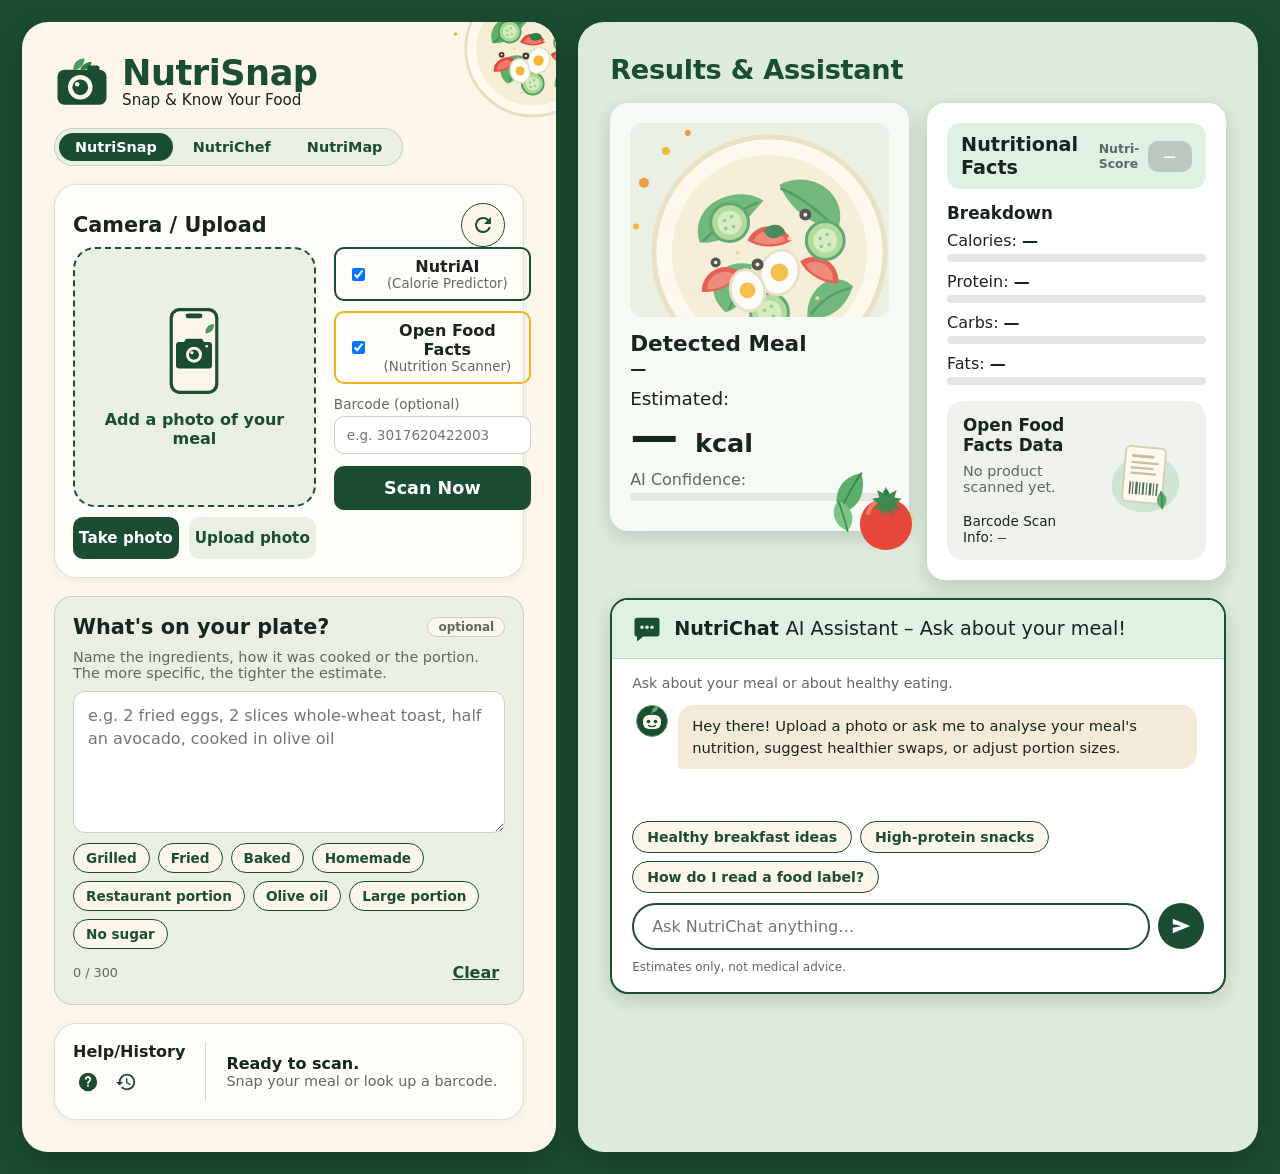
<file: index.html>
<!doctype html>
<html lang="en">
<head>
  <meta charset="utf-8">
  <meta name="viewport" content="width=device-width, initial-scale=1">
  <meta name="theme-color" content="#1b4d32">
  <title>NutriSnap – Snap &amp; Know Your Food</title>
  <link rel="icon" href="assets/logo.svg" type="image/svg+xml">
  <link rel="stylesheet" href="css/styles.css">
  <link rel="stylesheet" href="css/chat.css">
</head>
<body>
  <main class="layout">

    <!-- ============ LEFT: capture & controls ============ -->
    <section class="panel panel--input" aria-labelledby="app-title">
      <img class="deco deco--salad" src="assets/salad-bowl.svg" alt="" aria-hidden="true">

      <header class="brand">
        <img src="assets/logo.svg" alt="" width="56" height="56">
        <div>
          <h1 id="app-title">NutriSnap</h1>
          <p class="tagline">Snap &amp; Know Your Food</p>
        </div>
      </header>

      <nav class="app-switch" aria-label="Switch app">
        <a href="index.html" aria-current="page">NutriSnap</a>
        <a href="chef.html">NutriChef</a>
        <a href="nutrimap.html">NutriMap</a>
      </nav>

      <section class="frame" aria-label="Camera and upload">
      <div class="section-head">
        <h2 class="section-title">Camera / Upload</h2>
        <button id="new-btn" class="icon-btn icon-btn--round" type="button" aria-label="New item" title="New item">
          <svg viewBox="0 0 24 24" width="24" height="24" aria-hidden="true"><path fill="currentColor" d="M17.65 6.35A7.96 7.96 0 0 0 12 4a8 8 0 1 0 7.73 10h-2.08A6 6 0 1 1 12 6c1.66 0 3.14.69 4.22 1.78L13 11h7V4l-2.35 2.35z"/></svg>
        </button>
      </div>

      <div class="capture">
        <!-- capture="environment" forces the camera on phones; the upload input omits it so the gallery and files open -->
        <input id="camera-input" type="file" accept="image/*" capture="environment" hidden>
        <input id="upload-input" type="file" accept="image/*" hidden>
        <div class="photo-box">
          <div id="dropzone" class="dropzone">
            <img id="preview" alt="Meal preview" hidden>
            <div id="dropzone-hint" class="dropzone__hint">
              <img src="assets/phone-camera.svg" alt="" width="64" height="90">
              <span>Add a photo of your meal</span>
            </div>
          </div>
          <div class="photo-actions">
            <button id="camera-btn" class="btn btn--dark" type="button">Take photo</button>
            <button id="upload-btn" class="btn btn--light" type="button">Upload photo</button>
          </div>
        </div>

        <div class="controls">
          <div class="services">
            <label class="service service--ai">
              <input id="use-ai" type="checkbox" checked>
              <span><strong>NutriAI</strong><small>(Calorie Predictor)</small></span>
            </label>
            <label class="service service--off">
              <input id="use-off" type="checkbox" checked>
              <span><strong>Open Food Facts</strong><small>(Nutrition Scanner)</small></span>
            </label>
          </div>

          <label class="barcode-field">
            <span>Barcode (optional)</span>
            <input id="barcode" type="text" inputmode="numeric" pattern="[0-9]*" maxlength="14" placeholder="e.g. 3017620422003">
          </label>

          <button id="scan-btn" class="btn btn--dark btn--block" type="button">Scan Now</button>
        </div>
      </div>

      </section>

      <!-- Optional text hint: narrows the AI estimate (and the Open Food Facts search when NutriAI is off) -->
      <section class="hint-card" aria-labelledby="hint-title">
        <div class="hint-card__head">
          <h2 id="hint-title" class="section-title">What's on your plate?</h2>
          <span class="hint-card__tag">optional</span>
        </div>
        <p class="hint-card__help">Name the ingredients, how it was cooked or the portion. The more specific, the tighter the estimate.</p>
        <textarea id="meal-hint" rows="5" maxlength="300"
          placeholder="e.g. 2 fried eggs, 2 slices whole-wheat toast, half an avocado, cooked in olive oil"></textarea>
        <div class="hint-chips" role="group" aria-label="Quick add to description">
          <button type="button" class="chip" data-add="Grilled">Grilled</button>
          <button type="button" class="chip" data-add="Fried">Fried</button>
          <button type="button" class="chip" data-add="Baked">Baked</button>
          <button type="button" class="chip" data-add="Homemade">Homemade</button>
          <button type="button" class="chip" data-add="Restaurant portion">Restaurant portion</button>
          <button type="button" class="chip" data-add="Cooked in olive oil">Olive oil</button>
          <button type="button" class="chip" data-add="Large portion">Large portion</button>
          <button type="button" class="chip" data-add="No sugar added">No sugar</button>
        </div>
        <div class="hint-card__foot">
          <span id="hint-count" class="hint-card__count">0 / 300</span>
          <button id="hint-clear" class="link-btn" type="button">Clear</button>
        </div>
      </section>

      <footer class="footer frame">
        <nav class="footer__nav" aria-label="Help and history">
          <strong>Help/History</strong>
          <div class="footer__icons">
            <button id="help-btn" class="icon-btn" type="button" aria-label="Help / settings" title="Help / settings">
              <svg viewBox="0 0 24 24" width="22" height="22"><path fill="currentColor" d="M12 2a10 10 0 1 0 0 20 10 10 0 0 0 0-20zm1 15h-2v-2h2v2zm1.3-5.4-.9.9c-.5.5-.4.9-.4 1.5h-2v-.5c0-.9.3-1.6.9-2.1l1.2-1.2a1.5 1.5 0 1 0-2.6-1H8.5a3.5 3.5 0 1 1 5.8 2.4z"/></svg>
            </button>
            <button id="history-btn" class="icon-btn" type="button" aria-label="Scan history" title="Scan history">
              <svg viewBox="0 0 24 24" width="22" height="22"><path fill="currentColor" d="M13 3a9 9 0 0 0-9 9H1l3.9 3.9L9 12H6a7 7 0 1 1 2 4.9l-1.4 1.4A9 9 0 1 0 13 3zm-1 5v5l4.3 2.5.7-1.2-3.5-2.1V8H12z"/></svg>
            </button>
          </div>
        </nav>
        <div class="footer__status">
          <strong id="status-title">Ready to scan.</strong>
          <p id="status-text" role="status" aria-live="polite">Snap your meal or look up a barcode.</p>
        </div>
      </footer>
    </section>

    <!-- ============ RIGHT: results + NutriChat ============ -->
    <section class="panel panel--results" aria-label="Results and assistant">
      <h2 class="results-title">Results &amp; Assistant</h2>

      <div class="results-grid">
        <article class="card card--meal" aria-labelledby="meal-title">
          <img class="deco deco--tomato" src="assets/tomato.svg" alt="" aria-hidden="true">
          <div class="meal-photo">
            <img id="result-photo" alt="" hidden>
            <div id="result-placeholder" class="placeholder">
              <img src="assets/salad-bowl.svg" alt="" width="120" height="120">
              <p>Your meal will appear here</p>
            </div>
          </div>
          <h2 id="meal-title">Detected Meal</h2>
          <p class="meal-name" id="meal-name">—</p>
          <p class="estimate-label">Estimated:</p>
          <p class="kcal"><span id="kcal">—</span> <small>kcal</small></p>
          <p class="confidence-label">AI Confidence: <span id="confidence-pct"></span></p>
          <div class="bar"><div id="confidence-bar" class="bar__fill bar__fill--green" style="width:0"></div></div>
          <p id="meal-items" class="notes"></p>
          <p id="meal-notes" class="notes"></p>
        </article>

        <article class="card card--facts" aria-labelledby="facts-title">
          <div class="facts-head">
            <h2 id="facts-title">Nutritional Facts</h2>
            <span class="facts-head__score" title="Nutri-Score from Open Food Facts: A is best, E is worst">Nutri-Score <span id="grade" class="grade" data-grade="">—</span></span>
          </div>

          <h3>Breakdown <small id="breakdown-basis"></small></h3>
          <ul class="breakdown">
            <li><span>Calories: <b id="b-cal">—</b></span><div class="bar"><div id="bar-cal" class="bar__fill bar__fill--orange"></div></div></li>
            <li><span>Protein: <b id="b-pro">—</b></span><div class="bar"><div id="bar-pro" class="bar__fill bar__fill--blue"></div></div></li>
            <li><span>Carbs: <b id="b-carb">—</b></span><div class="bar"><div id="bar-carb" class="bar__fill bar__fill--green"></div></div></li>
            <li><span>Fats: <b id="b-fat">—</b></span><div class="bar"><div id="bar-fat" class="bar__fill bar__fill--yellow"></div></div></li>
          </ul>

          <div class="off-box">
            <div>
              <h3>Open Food Facts Data</h3>
              <p id="off-product" class="off-product">No product scanned yet.</p>
              <div id="badges" class="badges"></div>
              <p class="barcode-info">Barcode Scan Info: <code id="barcode-info">—</code></p>
            </div>
            <img src="assets/product-label.svg" alt="" width="92" height="92">
          </div>
        </article>
      </div>

      <section class="card chat-card" aria-labelledby="chat-h">
        <header class="chat-card__head">
          <svg viewBox="0 0 24 24" width="30" height="30" aria-hidden="true"><path fill="currentColor" d="M4 3h16a2 2 0 0 1 2 2v11a2 2 0 0 1-2 2H9l-5 4v-4H4a2 2 0 0 1-2-2V5a2 2 0 0 1 2-2z"/><circle cx="8" cy="10.5" r="1.4" fill="#dff1e3"/><circle cx="12" cy="10.5" r="1.4" fill="#dff1e3"/><circle cx="16" cy="10.5" r="1.4" fill="#dff1e3"/></svg>
          <h2 id="chat-h"><strong>NutriChat</strong> <span>AI Assistant – Ask about your meal!</span></h2>
        </header>
        <div class="chat-card__body">
          <p id="chat-sub" class="chat__sub"></p>
          <div id="chat-log" class="chat__log" role="log" aria-live="polite"></div>
          <div id="chat-chips" class="chat__chips"></div>
          <form id="chat-form" class="chat__form">
            <input id="chat-input" type="text" autocomplete="off" placeholder="Ask NutriChat anything…" aria-label="Message NutriChat">
            <button id="chat-send" class="chat__send" type="submit" aria-label="Send">
              <svg viewBox="0 0 24 24" width="22" height="22" aria-hidden="true"><path fill="currentColor" d="M3 20v-6l10-2-10-2V4l19 8z"/></svg>
            </button>
          </form>
          <p class="chat__note">Estimates only, not medical advice.</p>
        </div>
      </section>
    </section>
  </main>

  <!-- Settings / help dialog -->
  <dialog id="settings-dialog">
    <form method="dialog" class="dialog">
      <h2>Help &amp; Settings</h2>
      <p><b>Meal photo:</b> tick NutriAI, add a photo, press <b>Scan Now</b>.</p>
      <p><b>Packaged food:</b> photograph the barcode (or type its digits), tick Open Food Facts, press <b>Scan Now</b>.</p>
      <p>Tap the refresh icon next to <b>Camera / Upload</b> to start a new item. Until you do, your photo stays loaded: edit the description and press <b>Scan Now</b> again to re-run.</p>
      <p><b>NutriChat:</b> after a scan, ask it for healthier swaps, higher-protein versions or a different portion size.</p>
      <p class="warn">The AI key is held by a secure server, never in this page. Requests are limited to protect the quota; if you hit the limit, wait for the countdown.</p>
      <div class="dialog__actions">
        <button class="btn btn--dark" value="close">Close</button>
      </div>
    </form>
  </dialog>

  <!-- History dialog -->
  <dialog id="history-dialog">
    <form method="dialog" class="dialog">
      <h2>Scan history</h2>
      <ul id="history-list" class="history"></ul>
      <div class="dialog__actions">
        <button id="clear-history" class="btn btn--light" type="button">Clear</button>
        <button class="btn btn--dark" value="close">Close</button>
      </div>
    </form>
  </dialog>

  <script type="module" src="js/app.js"></script>
</body>
</html>
</file>
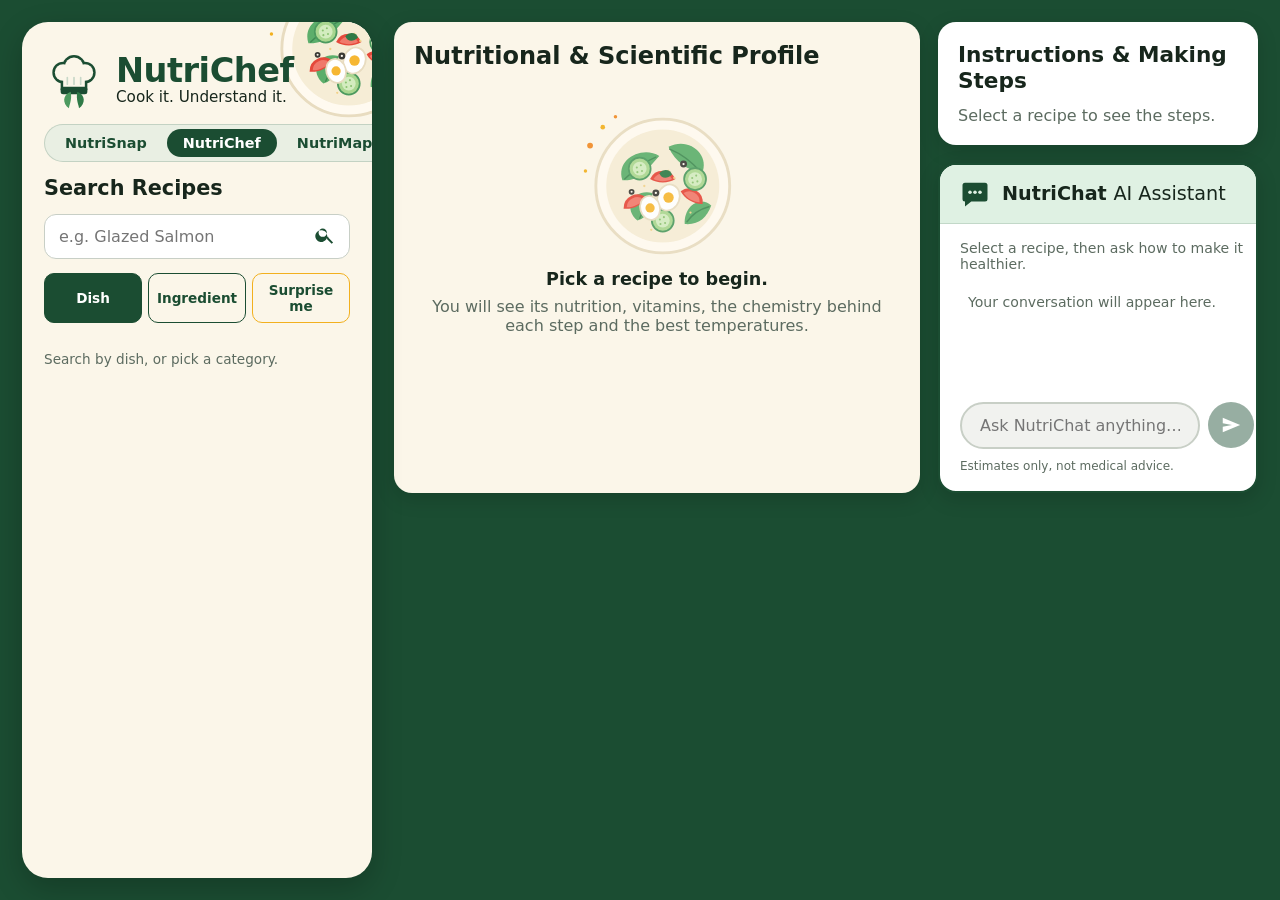
<file: chef.html>
<!doctype html>
<html lang="en">
<head>
  <meta charset="utf-8">
  <meta name="viewport" content="width=device-width, initial-scale=1">
  <meta name="theme-color" content="#1b4d32">
  <title>NutriChef – Cook it, understand it</title>
  <link rel="icon" href="assets/chef-logo.svg" type="image/svg+xml">
  <link rel="stylesheet" href="css/styles.css">
  <link rel="stylesheet" href="css/chat.css">
  <link rel="stylesheet" href="css/chef.css">
</head>
<body class="chef-body">
  <main class="chef">

    <!-- ============ LEFT: search, results, selected recipe ============ -->
    <aside id="chef-left" class="chef-left" aria-label="Search recipes">
      <img class="deco deco--salad" src="assets/salad-bowl.svg" alt="" aria-hidden="true">

      <header class="chef-brand">
        <img src="assets/chef-logo.svg" alt="" width="60" height="60">
        <div>
          <h1>NutriChef</h1>
          <p class="tagline">Cook it. Understand it.</p>
        </div>
      </header>

      <nav class="app-switch" aria-label="Switch app">
        <a href="index.html">NutriSnap</a>
        <a href="chef.html" aria-current="page">NutriChef</a>
        <a href="nutrimap.html">NutriMap</a>
      </nav>

      <h2 class="section-title">Search Recipes</h2>

      <form id="search-form" class="search" role="search">
        <input id="search-input" type="search" maxlength="80" autocomplete="off"
               placeholder="e.g. Glazed Salmon" aria-label="Search recipes">
        <button class="search__btn" type="submit" aria-label="Search">
          <svg viewBox="0 0 24 24" width="22" height="22" aria-hidden="true"><path fill="currentColor" d="M15.5 14h-.8l-.3-.3A6.5 6.5 0 1 0 14 15.5l.3.3v.8l5 5 1.5-1.5-5-5zm-6 0a4.5 4.5 0 1 1 0-9 4.5 4.5 0 0 1 0 9z"/></svg>
        </button>
      </form>

      <div class="segmented" role="group" aria-label="Search by">
        <button type="button" class="seg is-on" data-mode="name" aria-pressed="true">Dish</button>
        <button type="button" class="seg" data-mode="ingredient" aria-pressed="false">Ingredient</button>
        <button type="button" class="seg seg--accent" id="surprise-btn">Surprise me</button>
      </div>

      <div id="category-chips" class="chip-row" aria-label="Browse by category"></div>

      <p id="search-note" class="search-note" role="status" aria-live="polite">Search by dish, or pick a category.</p>
      <button id="show-results" class="btn btn--light show-results" type="button" hidden>← Back to results</button>

      <!-- Shown only when a search finds nothing: spend an AI call on purpose, not by default -->
      <div id="fallback-box" class="fallback" hidden>
        <p>Not what you were looking for? The free recipe list is small. NutriAI can search by meaning or write the recipe for you.</p>
        <button id="smart-btn" class="btn btn--light" type="button">Search smarter with NutriAI</button>
        <button id="create-btn" class="btn btn--dark" type="button">Create this recipe with NutriAI</button>
      </div>

      <ul id="results" class="results" aria-label="Recipe results"></ul>

      <article id="selected-card" class="selected" hidden aria-live="polite">
        <img id="selected-img" alt="">
        <div class="selected__body">
          <p class="selected__label">Selected</p>
          <h2 id="selected-title"></h2>
          <div id="selected-tags" class="selected__tags"></div>
          <p id="selected-meta" class="selected__meta"></p>
          <h3>Base Ingredients</h3>
          <ul id="ingredients-list" class="ingredients"></ul>
          <p id="selected-source" class="selected__source"></p>
        </div>
      </article>
    </aside>

    <!-- ============ CENTER + RIGHT ============ -->
    <div class="chef-main">

      <section class="card profile" aria-labelledby="profile-title">
        <h2 id="profile-title">Nutritional &amp; Scientific Profile</h2>
        <p id="chef-status" class="chef-status" role="status" aria-live="polite" hidden></p>

        <!-- empty -->
        <div id="profile-empty" class="profile__state">
          <img src="assets/salad-bowl.svg" alt="" width="150" height="150">
          <p><strong>Pick a recipe to begin.</strong></p>
          <p>You will see its nutrition, vitamins, the chemistry behind each step and the best temperatures.</p>
        </div>

        <!-- loading -->
        <div id="profile-loading" class="profile__state" hidden>
          <div class="spinner" aria-hidden="true"></div>
          <p><strong id="loading-title">Analysing…</strong></p>
          <p>NutriAI is working out the nutrition and the food science. This usually takes 5–30 seconds.</p>
        </div>

        <!-- error -->
        <div id="profile-error" class="profile__state" hidden>
          <p><strong id="error-title">Could not analyse this recipe.</strong></p>
          <p id="error-text"></p>
          <button id="retry-btn" class="btn btn--dark" type="button">Try again</button>
        </div>

        <!-- ready -->
        <div id="profile-content" hidden>
          <div class="profile__meta">
            <div id="meta-chips" class="meta-chips"></div>
            <div class="stepper" role="group" aria-label="Servings">
              <span id="servings-label">Servings</span>
              <button id="servings-minus" class="stepper__btn" type="button" aria-label="Fewer servings">−</button>
              <output id="servings-value" aria-live="polite" aria-labelledby="servings-label">4</output>
              <button id="servings-plus" class="stepper__btn" type="button" aria-label="More servings">+</button>
            </div>
          </div>

          <p id="serving-info" class="serving-info"></p>
          <details class="serving-help">
            <summary>What does “serving” mean?</summary>
            <p>A <strong>serving</strong> is one portion of the <em>finished</em> dish: the whole recipe divided by the number of servings. Every nutrition value on this page is for <strong>one</strong> serving.</p>
            <p>Set the number to how many portions you will actually split the dish into. A bigger number means smaller portions, so the calories, protein and vitamins per serving go down; a smaller number means bigger portions. Nothing is re-calculated by the AI, it just divides.</p>
            <p>Weights are for the cooked dish and are estimates.</p>
          </details>

          <div class="profile__grid">
            <section class="panel-in" aria-labelledby="facts-h">
              <h3 id="facts-h">Nutritional Facts <small id="facts-basis">per serving</small></h3>
              <div id="rings" class="rings"></div>
            </section>

            <section class="panel-in" aria-labelledby="vit-h">
              <h3 id="vit-h">Essential Vitamins <small>% daily value</small></h3>
              <ul id="vitamins" class="vitamins"></ul>
            </section>
          </div>

          <details id="insight" class="panel-in panel-in--insight">
            <summary>
              <span class="insight-title">
                <strong id="sci-h">Scientific Insight</strong>
                <small id="insight-meta">Chemistry and cooking theory · tap to expand</small>
              </span>
              <span class="insight-toggle" aria-hidden="true"></span>
            </summary>
            <h4>Explanation of Chemical Behavior</h4>
            <ul id="science" class="insights"></ul>
            <h4>Cooking Theory &amp; Optimal Temp</h4>
            <ul id="theory" class="insights"></ul>
          </details>
          <p id="safety" class="safety"></p>

          <p id="assumptions" class="assumptions"></p>
        </div>
      </section>

      <div class="chef-right">
        <section class="card card--facts" aria-labelledby="steps-h">
          <h2 id="steps-h">Instructions &amp; Making Steps</h2>
          <ol id="steps" class="steps"><li class="steps__empty">Select a recipe to see the steps.</li></ol>
        </section>

        <section class="card chat-card" aria-labelledby="chat-h">
          <header class="chat-card__head">
            <svg viewBox="0 0 24 24" width="30" height="30" aria-hidden="true"><path fill="currentColor" d="M4 3h16a2 2 0 0 1 2 2v11a2 2 0 0 1-2 2H9l-5 4v-4H4a2 2 0 0 1-2-2V5a2 2 0 0 1 2-2z"/><circle cx="8" cy="10.5" r="1.4" fill="#dff1e3"/><circle cx="12" cy="10.5" r="1.4" fill="#dff1e3"/><circle cx="16" cy="10.5" r="1.4" fill="#dff1e3"/></svg>
            <h2 id="chat-h"><strong>NutriChat</strong> <span>AI Assistant</span></h2>
          </header>
          <div class="chat-card__body">
            <p id="chat-sub" class="chat__sub">Select a recipe, then ask how to make it healthier.</p>
            <div id="chat-log" class="chat__log" role="log" aria-live="polite"></div>
            <div id="chat-chips" class="chat__chips"></div>
            <form id="chat-form" class="chat__form">
              <input id="chat-input" type="text" autocomplete="off" disabled
                     placeholder="Ask NutriChat anything…" aria-label="Message NutriChat">
              <button id="chat-send" class="chat__send" type="submit" disabled aria-label="Send">
                <svg viewBox="0 0 24 24" width="22" height="22" aria-hidden="true"><path fill="currentColor" d="M3 20v-6l10-2-10-2V4l19 8z"/></svg>
              </button>
            </form>
            <p class="chat__note">Estimates only, not medical advice.</p>
          </div>
        </section>
      </div>
    </div>
  </main>

  <script type="module" src="js/chef.js"></script>
</body>
</html>
</file>
<file: css/styles.css>
/* ==========================================================================
   NutriSnap styles
   Mobile-first. Two panels (input / results) side by side from 900px up.
   ========================================================================== */

:root {
  --cream: #fbf6e9;
  --mint: #dcebdc;
  --cream-dark: #e9efe3;
  --green-900: #123a24;
  --green-800: #1b4d32;
  --green-500: #2fa35a;
  --green-100: #dff1e3;
  --orange: #f08a24;
  --blue: #1d8fe0;
  --yellow: #f2b01e;
  --text: #17261c;
  --muted: #5c6b60;
  --track: #e3e6e1;
  --radius: 18px;
  --shadow: 0 6px 20px rgb(0 0 0 / .15);
  font-family: "Inter", system-ui, -apple-system, "Segoe UI", Roboto, sans-serif;
}

* { box-sizing: border-box; }
body { margin: 0; color: var(--text); background: var(--green-800); }
h1, h2, h3, p { margin: 0; }
button { font: inherit; cursor: pointer; }
[hidden] { display: none !important; }

/* ---------- app switch (NutriSnap | NutriChef) ---------- */
.app-switch {
  display: inline-flex; gap: 4px; padding: 4px; align-self: flex-start;
  border: 1.5px solid rgb(27 77 50 / .18); border-radius: 99px; background: var(--cream-dark);
}
.app-switch a { padding: 6px 16px; border-radius: 99px; color: var(--green-800); font-weight: 700; font-size: .9rem; text-decoration: none; }
.app-switch a:hover { background: var(--green-100); }
.app-switch a[aria-current="page"] { background: var(--green-800); color: #fff; }
.app-switch a:focus-visible { outline: 3px solid var(--green-500); outline-offset: 2px; }

/* ---------- decorative imagery (never interactive, never covers content) ---------- */
.deco { position: absolute; pointer-events: none; user-select: none; }
.deco--salad { top: -48px; right: -46px; width: 150px; }
.deco--tomato { right: -14px; bottom: -30px; width: 96px; z-index: 2; }
.panel--input { position: relative; overflow: hidden; }
.panel--input > :not(.deco) { position: relative; z-index: 1; }
.card--meal { position: relative; padding-bottom: 60px; }

/* ---------- layout ---------- */
.layout { min-height: 100vh; display: grid; grid-template-columns: 1fr; gap: 12px; padding: 12px; } /* panels float as framed cards on the green page */
.panel { padding: 22px 18px; border-radius: 26px; box-shadow: 0 10px 30px rgb(0 0 0 / .22); }
.panel--input { background: var(--cream); display: flex; flex-direction: column; gap: 18px; }
.panel--results { background: var(--mint); display: grid; gap: 18px; align-content: start; }

@media (min-width: 900px) {
  .layout { grid-template-columns: 1.1fr 1.4fr; gap: 22px; padding: 22px; }
  .panel { padding: 32px; }
}

/* ---------- brand ---------- */
.brand { display: flex; align-items: center; gap: 12px; }
.brand h1 { font-size: 2.2rem; color: var(--green-800); letter-spacing: -.5px; line-height: 1; }
.tagline { color: var(--text); font-size: .95rem; }
.section-title { font-size: 1.3rem; }
.section-head { display: flex; align-items: center; justify-content: space-between; gap: 12px; }

/* ---------- capture ---------- */
.capture { display: grid; gap: 18px; }
@media (min-width: 560px) and (max-width: 899px), (min-width: 1200px) {
  .capture { grid-template-columns: 1fr 1fr; align-items: start; }
}

.dropzone {
  position: relative; display: grid; place-items: center; overflow: hidden;
  min-height: 260px; padding: 0; border: 2px dashed var(--green-800);
  border-radius: 22px; background: var(--cream-dark); color: var(--green-800);
}
.photo-box { display: grid; gap: 10px; align-content: start; }
.photo-actions { display: grid; grid-template-columns: 1fr 1fr; gap: 10px; }
.photo-actions .btn { padding: 12px 6px; font-size: .95rem; white-space: nowrap; }
.dropzone__hint { display: grid; gap: 14px; justify-items: center; padding: 16px; color: var(--green-800); font-weight: 600; text-align: center; }
.dropzone > img { position: absolute; inset: 0; width: 100%; height: 100%; object-fit: cover; }

.controls { display: grid; gap: 12px; }
/* service pills */
.services { display: grid; gap: 10px; }
.service {
  display: flex; align-items: center; gap: 10px; padding: 8px 12px;
  border: 2px solid var(--green-800); border-radius: 10px; text-align: center; cursor: pointer;
}
.service--off { border-color: var(--yellow); }
.service span { display: grid; flex: 1; }
.service small { color: var(--muted); }

.barcode-field { display: grid; gap: 4px; font-size: .85rem; color: var(--muted); }
.barcode-field input {
  padding: 10px 12px; border: 1px solid #c8cfc6; border-radius: 10px;
  font: inherit; color: var(--text); background: #fff;
}

/* buttons */
.btn { display: inline-block; padding: 12px 18px; border: 0; border-radius: 10px; font-weight: 700; text-align: center; }
.btn--dark { background: var(--green-800); color: #fff; }
.btn--dark:hover { background: var(--green-900); }
.btn--dark:disabled { opacity: .6; cursor: progress; }
.btn--light { background: var(--cream-dark); color: var(--green-800); }
.btn--block { width: 100%; font-size: 1.1rem; }

/* ---------- meal hint card ---------- */
.hint-card {
  display: flex; flex-direction: column; gap: 10px;
  padding: 18px; border-radius: var(--radius); background: var(--cream-dark);
  border: 1.5px solid rgb(27 77 50 / .18);
}
.hint-card__head { display: flex; align-items: center; justify-content: space-between; gap: 10px; }
.hint-card__tag {
  padding: 2px 10px; border-radius: 99px; background: var(--cream); color: var(--muted);
  font-size: .75rem; font-weight: 600; border: 1px solid #c8cfc6;
}
.hint-card__help { color: var(--muted); font-size: .9rem; }
.hint-card textarea {
  display: block; width: 100%; min-height: 110px; resize: vertical; padding: 12px 14px;
  border: 1.5px solid #c8cfc6; border-radius: 12px; background: #fff;
  font: inherit; line-height: 1.45; color: var(--text);
}
.hint-card textarea:focus { outline: 3px solid var(--green-500); outline-offset: 1px; border-color: var(--green-800); }
.hint-chips { display: flex; flex-wrap: wrap; gap: 8px; }
.chip {
  padding: 6px 12px; border: 1.5px solid var(--green-800); border-radius: 99px;
  background: var(--cream); color: var(--green-800); font-size: .85rem; font-weight: 600;
}
.chip:hover { background: var(--green-100); }
.chip:focus-visible, .link-btn:focus-visible { outline: 3px solid var(--green-500); outline-offset: 2px; }
.chip.is-on { background: var(--green-800); color: #fff; }
.hint-card__foot { display: flex; justify-content: space-between; align-items: center; }
.hint-card__count { color: var(--muted); font-size: .8rem; }
.link-btn { background: none; border: 0; padding: 4px 6px; color: var(--green-800); font-weight: 700; text-decoration: underline; border-radius: 6px; }

/* ---------- footer ---------- */
/* inner frame used inside the cream panel (camera area, status footer) */
.frame { padding: 18px; border: 1.5px solid rgb(27 77 50 / .16); border-radius: 22px; background: #fffdf7; box-shadow: 0 2px 10px rgb(0 0 0 / .05); }
.footer { margin-top: auto; display: flex; gap: 20px; align-items: center; }
.footer__nav { display: grid; gap: 6px; padding-right: 20px; border-right: 1px solid #d3d6c8; }
.footer__icons { display: flex; gap: 8px; }
.icon-btn { background: none; border: 0; padding: 4px; color: var(--green-800); border-radius: 8px; }
.icon-btn:hover { background: var(--cream-dark); }
.icon-btn:focus-visible { outline: 3px solid var(--green-500); outline-offset: 2px; }
.icon-btn--round { width: 44px; height: 44px; display: grid; place-items: center; border: 1.5px solid var(--green-800); border-radius: 50%; background: var(--cream); }
.icon-btn--round:hover { background: var(--green-800); color: #fff; }
.icon-btn--round svg { transition: transform .4s ease; }
.icon-btn--round:hover svg { transform: rotate(-180deg); }
@media (prefers-reduced-motion: reduce) { .icon-btn--round svg { transition: none; } }
.footer__status p { color: var(--muted); font-size: .9rem; }
.footer__status.is-error strong, .footer__status.is-error p { color: #b3261e; }

/* ---------- result cards ---------- */
.card { background: var(--cream); border-radius: var(--radius); padding: 20px; box-shadow: var(--shadow); }
.card--facts { background: #fff; }
.card h2 { font-size: 1.35rem; line-height: 1.2; margin-bottom: 12px; }
.card h3 { font-size: 1.05rem; margin: 14px 0 8px; }
.card h3 small { font-weight: 400; color: var(--muted); }

.meal-photo {
  aspect-ratio: 4 / 3; border-radius: 12px; overflow: hidden;
  background: var(--cream-dark); display: grid; place-items: center;
}
.meal-photo img { width: 100%; height: 100%; object-fit: cover; }
.placeholder { display: grid; justify-items: center; gap: 6px; color: var(--muted); font-size: .9rem; text-align: center; }
.placeholder img { opacity: .85; }
.meal-name { margin-top: 12px; font-weight: 700; }
.estimate-label { margin-top: 10px; font-size: 1.15rem; }
.kcal { font-size: 3rem; font-weight: 800; line-height: 1.1; }
.kcal small { font-size: 1.6rem; }
.confidence-label { margin: 8px 0 4px; color: var(--muted); }
.notes { margin-top: 10px; font-size: .85rem; color: var(--muted); }

/* progress bars */
.bar { height: 8px; border-radius: 99px; background: var(--track); overflow: hidden; }
.bar__fill { height: 100%; width: 0; border-radius: 99px; transition: width .6s ease; }
.bar__fill--green { background: var(--green-500); }
.bar__fill--orange { background: var(--orange); }
.bar__fill--blue { background: var(--blue); }
.bar__fill--yellow { background: var(--yellow); }

/* facts card */
.facts-head {
  display: flex; align-items: center; justify-content: space-between; gap: 12px; margin-bottom: 6px;
  padding: 10px 14px; border-radius: 14px; background: var(--green-100);
}
.facts-head h2 { margin: 0; font-size: 1.2rem; }
.facts-head__score { display: flex; align-items: center; gap: 8px; color: var(--muted); font-size: .78rem; font-weight: 700; }
.grade { padding: 8px 16px; border-radius: 10px; background: #bcc7bf; color: #fff; font-weight: 800; }
.grade[data-grade="a"] { background: #038141; }
.grade[data-grade="b"] { background: #85bb2f; }
.grade[data-grade="c"] { background: #fecb02; color: #333; }
.grade[data-grade="d"] { background: #ee8100; }
.grade[data-grade="e"] { background: #e63e11; }

.breakdown { list-style: none; margin: 0; padding: 0; display: grid; gap: 10px; }
.breakdown li { display: grid; gap: 4px; }
hr { border: 0; border-top: 1px solid #e3e6e1; margin: 16px 0 0; }
.off-product { font-size: .9rem; color: var(--muted); }
.badges { display: flex; flex-wrap: wrap; gap: 6px; margin-top: 8px; }
.badge { padding: 3px 10px; border: 1.5px solid var(--green-800); border-radius: 99px; background: var(--green-100); font-size: .8rem; font-weight: 600; }
.barcode-info { margin-top: 10px; font-size: .85rem; }
code { font-family: ui-monospace, Consolas, monospace; }

/* ---------- results panel: light mint, heading, two cards, then NutriChat ---------- */
.results-title { font-size: 1.7rem; color: var(--green-800); letter-spacing: -.3px; }
.results-grid { display: grid; gap: 18px; align-items: start; }
@media (min-width: 900px) { .results-grid { grid-template-columns: 1fr 1fr; } }
.panel--results .card--meal { background: #f6faf4; }
.card--meal h2 { margin: 14px 0 2px; }
.card--meal .meal-name { margin-top: 0; }
.off-box { display: flex; align-items: center; justify-content: space-between; gap: 12px; margin-top: 16px; padding: 14px 16px; border-radius: 16px; background: #eef1ec; }
.off-box h3 { margin-top: 0; }
.off-box > img { flex: none; width: 92px; height: 92px; }

/* ---------- dialogs ---------- */
dialog { border: 0; border-radius: var(--radius); padding: 0; max-width: min(92vw, 460px); width: 100%; box-shadow: var(--shadow); }
dialog::backdrop { background: rgb(0 0 0 / .5); }
.dialog { padding: 22px; display: grid; gap: 14px; }
.dialog__actions { display: flex; justify-content: flex-end; gap: 10px; }
.warn { font-size: .8rem; color: #8a5a00; background: #fff4d6; padding: 8px 10px; border-radius: 8px; }
.history { list-style: none; margin: 0; padding: 0; display: grid; gap: 8px; max-height: 50vh; overflow: auto; }
.history li { display: flex; gap: 10px; align-items: center; padding: 8px; background: var(--cream); border-radius: 10px; }
.history img { width: 48px; height: 48px; object-fit: cover; border-radius: 8px; background: var(--cream-dark); }
.history small { color: var(--muted); display: block; }
</file>
<file: css/chat.css>
/* ==========================================================================
   NutriChat panel, shared by NutriSnap and NutriChef. Loaded after styles.css.
   Markup: .chat-card > .chat-card__head + .chat-card__body (#chat-sub, #chat-log, #chat-chips, #chat-form)
   ========================================================================== */

.chat-card { padding: 0; overflow: hidden; background: #fff; border: 2px solid var(--green-800); border-radius: var(--radius); }
.chat-card__head { display: flex; align-items: center; gap: 12px; padding: 14px 20px; background: var(--green-100); border-bottom: 1.5px solid rgb(27 77 50 / .15); }
.chat-card__head svg { flex: none; color: var(--green-800); }
.chat-card__head h2 { margin: 0; font-size: 1.2rem; line-height: 1.25; }
.chat-card__head h2 span { font-weight: 500; }
.chat-card__body { display: grid; gap: 10px; padding: 16px 20px 18px; }

.chat__sub { color: var(--muted); font-size: .88rem; }
.chat__log { display: grid; align-content: start; gap: 12px; min-height: 110px; max-height: 360px; overflow-y: auto; padding: 4px; }
.chat__log:empty::before { content: "Your conversation will appear here."; color: var(--muted); font-size: .88rem; padding: 8px 4px; }

.msg { display: flex; gap: 10px; align-items: flex-start; }
.msg--user { justify-content: flex-end; }
.msg--user p { max-width: 90%; padding: 9px 14px; border-radius: 16px 16px 4px 16px; background: var(--green-800); color: #fff; font-size: .92rem; }
.msg__avatar { flex: none; width: 32px; height: 32px; border-radius: 50%; }
.msg__text { max-width: 92%; padding: 10px 14px; border-radius: 16px 16px 16px 4px; background: #f3ead8; font-size: .92rem; line-height: 1.5; }
.msg__text p + p, .msg__text p + ul { margin-top: 6px; }
.msg__text ul { margin: 6px 0 0; padding-left: 18px; display: grid; gap: 4px; }

.typing { display: flex; gap: 4px; align-items: center; min-height: 22px; }
.typing span { width: 7px; height: 7px; border-radius: 50%; background: var(--muted); animation: blink 1.2s infinite ease-in-out; }
.typing span:nth-child(2) { animation-delay: .2s; }
.typing span:nth-child(3) { animation-delay: .4s; }
@keyframes blink { 0%, 80%, 100% { opacity: .25; } 40% { opacity: 1; } }
@media (prefers-reduced-motion: reduce) { .typing span { animation: none; opacity: .6; } }

.chat__chips { display: flex; flex-wrap: wrap; gap: 8px; }
.chat__chips:empty { display: none; }
.chat__chips .chip { padding: 7px 14px; background: var(--cream); font-size: .88rem; }

.chat__form { display: flex; gap: 8px; }
.chat__form input {
  flex: 1; min-width: 0; padding: 12px 18px; border: 2px solid var(--green-800); border-radius: 99px;
  font: inherit; background: #fff; color: var(--text);
}
.chat__form input:focus { outline: 3px solid var(--green-500); outline-offset: 1px; }
.chat__form input:disabled { border-color: #c8cfc6; background: #f1f2ef; }
.chat__send { width: 46px; height: 46px; flex: none; border: 0; border-radius: 50%; background: var(--green-800); color: #fff; display: grid; place-items: center; }
.chat__send:hover:not(:disabled) { background: var(--green-900); }
.chat__send:focus-visible { outline: 3px solid var(--green-500); outline-offset: 2px; }
.chat__send:disabled { opacity: .45; cursor: not-allowed; }
.chat__note { color: var(--muted); font-size: .75rem; }
</file>
<file: css/chef.css>
/* ==========================================================================
   NutriChef page. Loaded after styles.css, so it reuses the palette variables,
   .card, .badge, .chip, .btn and .bar defined there.
   Layout: search column (cream) | profile (cream card on green) | steps + chat (white cards)
   ========================================================================== */

.chef { min-height: 100vh; display: grid; grid-template-columns: 1fr; gap: 12px; padding: 12px; }
@media (min-width: 1000px) { .chef { grid-template-columns: 350px minmax(0, 1fr); gap: 22px; padding: 22px; } }

/* ---------- left column ---------- */
.chef-left {
  position: relative; overflow: hidden; display: flex; flex-direction: column; gap: 14px;
  padding: 24px 20px; background: var(--cream);
  border-radius: 26px; box-shadow: 0 10px 30px rgb(0 0 0 / .22); /* a frame, like the profile card */
}
@media (min-width: 1000px) {
  .chef-left { position: sticky; top: 22px; height: calc(100vh - 44px); overflow-y: auto; padding: 28px 22px; }
}
.chef-left > :not(.deco) { position: relative; z-index: 1; flex-shrink: 0; } /* never squash the search bar when the column is tall */

.chef-brand { display: flex; align-items: center; gap: 12px; }
.chef-brand h1 { font-size: 2.1rem; color: var(--green-800); letter-spacing: -.5px; line-height: 1; }

.search { display: flex; border: 1.5px solid #c8cfc6; border-radius: 12px; background: #fff; overflow: hidden; }
.search:focus-within { outline: 3px solid var(--green-500); outline-offset: 1px; border-color: var(--green-800); }
.search input { flex: 1; min-width: 0; padding: 12px 14px; border: 0; font: inherit; background: transparent; color: var(--text); outline: none; }
.search__btn { width: 48px; border: 0; background: transparent; color: var(--green-800); }
.search__btn:hover { background: var(--green-100); }

.segmented { display: flex; gap: 6px; }
.seg {
  flex: 1; padding: 8px 6px; border: 1.5px solid var(--green-800); border-radius: 10px;
  background: var(--cream); color: var(--green-800); font-weight: 700; font-size: .85rem;
}
.seg:hover { background: var(--green-100); }
.seg.is-on { background: var(--green-800); color: #fff; }
.seg--accent { border-color: var(--yellow); }
.seg:focus-visible { outline: 3px solid var(--green-500); outline-offset: 2px; }

.chip-row { display: flex; flex-wrap: wrap; gap: 6px; }
.chip-row .chip { padding: 4px 10px; font-size: .8rem; }

/* once a recipe is picked the list steps aside, so nothing competes with it */
.chef-left.is-picked #results, .chef-left.is-picked #fallback-box, .chef-left.is-picked #search-note { display: none; }
.show-results { display: none; padding: 9px 14px; font-size: .9rem; }
.chef-left.is-picked .show-results:not([hidden]) { display: inline-block; align-self: flex-start; }

.search-note { color: var(--muted); font-size: .85rem; min-height: 1.2em; }
.search-note.is-error { color: #b3261e; }

.fallback { display: grid; gap: 8px; padding: 12px; border-radius: 12px; background: var(--cream-dark); }
.fallback p { font-size: .85rem; color: var(--muted); }
.fallback .btn { padding: 10px; font-size: .9rem; }

/* results list */
.results { list-style: none; margin: 0; padding: 0; display: grid; gap: 8px; } /* paginated, so no inner scrollbar */
.more-btn { width: 100%; padding: 10px; font-size: .9rem; }
.results:empty { display: none; }
.result {
  display: flex; align-items: center; gap: 10px; width: 100%; padding: 6px; text-align: left;
  border: 1.5px solid transparent; border-radius: 12px; background: #fff; color: var(--text);
}
.result:hover { border-color: var(--green-500); }
.result.is-active { border-color: var(--green-800); background: var(--green-100); }
.result:focus-visible { outline: 3px solid var(--green-500); outline-offset: 2px; }
.result img, .result__ph { width: 56px; height: 56px; border-radius: 10px; object-fit: cover; background: var(--cream-dark); flex: none; }
.result__text { display: grid; min-width: 0; }
.result__text strong { font-size: .95rem; overflow: hidden; text-overflow: ellipsis; white-space: nowrap; }
.result__text small { color: var(--muted); }

/* selected recipe */
.selected { overflow: hidden; border-radius: var(--radius); background: #fff; box-shadow: var(--shadow); }
.selected img { display: block; width: 100%; height: 190px; object-fit: cover; }
.selected__body { padding: 14px 16px 16px; display: grid; gap: 8px; }
.selected__label { color: var(--muted); font-size: .8rem; font-weight: 700; text-transform: uppercase; letter-spacing: .06em; }
.selected h2 { font-size: 1.25rem; line-height: 1.25; }
.selected h3 { font-size: .95rem; margin-top: 6px; }
.selected__tags { display: flex; flex-wrap: wrap; gap: 6px; }
.selected__meta { color: var(--muted); font-size: .9rem; font-weight: 600; }
.ingredients { list-style: none; margin: 0; padding: 0; display: grid; gap: 4px; font-size: .88rem; }
.ingredients li { display: flex; justify-content: space-between; gap: 10px; padding: 4px 0; border-bottom: 1px dashed #e3e6e1; }
.ingredients em { color: var(--muted); font-style: normal; text-align: right; }
.selected__source { font-size: .85rem; color: var(--muted); }
.selected__source a { color: var(--green-800); font-weight: 700; }

/* ---------- centre + right ---------- */
.chef-main { display: grid; gap: 18px; align-content: start; }
@media (min-width: 1280px) { .chef-main { grid-template-columns: minmax(0, 1.7fr) minmax(320px, 1fr); } }
.chef-right { display: grid; gap: 18px; align-content: start; }

.profile h2 { font-size: 1.5rem; margin-bottom: 4px; }
.profile__state { display: grid; justify-items: center; gap: 8px; padding: 36px 12px; text-align: center; color: var(--muted); }
.profile__state strong { color: var(--text); font-size: 1.1rem; }
.profile__state img { opacity: .9; }

.spinner {
  width: 46px; height: 46px; border-radius: 50%;
  border: 5px solid var(--green-100); border-top-color: var(--green-800); animation: spin 1s linear infinite;
}
@keyframes spin { to { transform: rotate(360deg); } }

.chef-status { margin: 8px 0; padding: 8px 12px; border-radius: 10px; background: var(--green-100); font-size: .9rem; }
.chef-status.is-error { background: #fde7e4; color: #8c1d18; }

.profile__meta { display: flex; flex-wrap: wrap; align-items: center; justify-content: space-between; gap: 10px; margin: 10px 0 14px; }
.meta-chips { display: flex; flex-wrap: wrap; gap: 6px; }
.stepper { display: flex; align-items: center; gap: 8px; font-weight: 700; font-size: .9rem; }
.stepper__btn {
  width: 32px; height: 32px; border: 1.5px solid var(--green-800); border-radius: 50%;
  background: var(--cream); color: var(--green-800); font-size: 1.1rem; line-height: 1; font-weight: 800;
}
.stepper__btn:hover { background: var(--green-800); color: #fff; }
.stepper__btn:focus-visible { outline: 3px solid var(--green-500); outline-offset: 2px; }
.stepper output { min-width: 1.6em; text-align: center; font-size: 1.1rem; }

.serving-info { margin: -4px 0 8px; font-weight: 700; color: var(--green-800); font-size: .95rem; }
.serving-help { margin-bottom: 14px; padding: 8px 12px; border-radius: 10px; background: var(--cream-dark); font-size: .9rem; }
.serving-help summary { cursor: pointer; font-weight: 700; color: var(--green-800); }
.serving-help summary:focus-visible { outline: 3px solid var(--green-500); outline-offset: 2px; border-radius: 6px; }
.serving-help p { margin-top: 8px; line-height: 1.45; }
.profile__grid { display: grid; gap: 14px; }
@media (min-width: 700px) { .profile__grid { grid-template-columns: 1fr 1fr; } }
.panel-in { padding: 14px 16px 16px; border-radius: 16px; background: var(--green-100); }
.panel-in h3 { margin: 0 0 10px; font-size: 1.1rem; }
.panel-in h3 small { font-weight: 500; color: var(--muted); font-size: .78rem; white-space: nowrap; }
/* Scientific Insight: collapsed until asked for */
.panel-in--insight { margin-top: 14px; padding: 0; }
.panel-in--insight summary {
  display: flex; align-items: center; justify-content: space-between; gap: 12px;
  padding: 14px 16px; list-style: none; cursor: pointer; border-radius: 16px;
}
.panel-in--insight summary::-webkit-details-marker { display: none; }
.panel-in--insight summary:hover { background: rgb(27 77 50 / .06); }
.panel-in--insight summary:focus-visible { outline: 3px solid var(--green-500); outline-offset: 2px; }
.insight-title strong { display: block; font-size: 1.1rem; }
.insight-title small { color: var(--muted); font-size: .82rem; }
.insight-toggle { position: relative; flex: none; width: 32px; height: 32px; border: 1.5px solid var(--green-800); border-radius: 50%; background: var(--cream); }
.insight-toggle::before {
  content: ""; position: absolute; left: 50%; top: 50%; width: 8px; height: 8px;
  border-right: 2.5px solid var(--green-800); border-bottom: 2.5px solid var(--green-800);
  transform: translate(-50%, -70%) rotate(45deg); transition: transform .2s;
}
.panel-in--insight[open] .insight-toggle::before { transform: translate(-50%, -30%) rotate(-135deg); }
@media (prefers-reduced-motion: reduce) { .insight-toggle::before { transition: none; } }
.panel-in--insight > h4, .panel-in--insight > ul { margin-left: 16px; margin-right: 16px; }
.panel-in--insight > ul:last-of-type { margin-bottom: 16px; }
.panel-in h4 { margin: 12px 0 8px; font-size: .95rem; color: var(--green-800); }

/* rings */
.rings { display: grid; grid-template-columns: 1fr 1fr; gap: 10px; }
.ring { position: relative; aspect-ratio: 1; max-width: 140px; width: 100%; margin: 0 auto; }
.ring svg { width: 100%; height: 100%; }
.ring circle { fill: none; stroke-width: 10; stroke-linecap: round; }
.ring__track { stroke: rgb(27 77 50 / .12); }
.ring__fill { stroke: var(--c); animation: ring-in .9s ease-out both; }
@keyframes ring-in { from { stroke-dashoffset: 264; } }
.ring__label { position: absolute; inset: 0; display: grid; place-content: center; text-align: center; line-height: 1.1; }
.ring__label strong { font-size: 1.35rem; }
.ring__label span { font-size: .75rem; color: var(--muted); font-weight: 600; }
@media (prefers-reduced-motion: reduce) { .ring__fill, .spinner { animation: none; } }

/* vitamins */
.vitamins { list-style: none; margin: 0; padding: 0; display: grid; gap: 10px; }
.vitamins li { display: grid; grid-template-columns: auto 1fr; align-items: center; gap: 4px 10px; }
.vitamins small { grid-column: 1 / -1; color: var(--muted); font-size: .78rem; line-height: 1.3; }
.vit__name { padding: 4px 12px; border: 1.5px solid; border-radius: 99px; font-size: .85rem; font-weight: 700; white-space: nowrap; }
.vit__name.is-yellow { background: #fff1cc; border-color: var(--yellow); }
.vit__name.is-green { background: #e4f4e8; border-color: var(--green-500); }
.vit__name.is-gray { background: #eceeea; border-color: #b5bdb6; }
.vit__name.is-orange { background: #ffe6cf; border-color: var(--orange); }
.vit__pill { position: relative; height: 24px; border-radius: 99px; background: rgb(27 77 50 / .15); overflow: hidden; }
.vit__pill i { position: absolute; inset: 0 auto 0 0; background: var(--green-800); border-radius: 99px; transition: width .6s ease; }
.vit__pill b { position: absolute; inset: 0; display: grid; place-items: center; color: #fff; font-size: .8rem; mix-blend-mode: normal; text-shadow: 0 0 3px rgb(0 0 0 / .45); }

/* insights */
.insights { list-style: none; margin: 0; padding: 0; display: grid; gap: 10px; }
.insight { padding: 12px 14px; border-radius: 12px; background: #fff; display: grid; gap: 4px; }
.insight h5 { margin: 0; font-size: .98rem; }
.insight p { font-size: .9rem; line-height: 1.45; }
.insight__why { color: var(--green-800); }
.insight__tip { color: var(--muted); }
.insight__head { display: flex; flex-wrap: wrap; align-items: center; justify-content: space-between; gap: 8px; }
.temp { padding: 3px 10px; border-radius: 99px; background: #fff1cc; border: 1.5px solid var(--yellow); font-size: .8rem; font-weight: 800; white-space: nowrap; }
.safety { margin-top: 12px; padding: 10px 12px; border-left: 4px solid var(--orange); border-radius: 8px; background: #fff3e6; font-size: .9rem; }
.assumptions { margin-top: 12px; color: var(--muted); font-size: .8rem; }
.muted { color: var(--muted); }

/* ---------- steps ---------- */
.steps { list-style: none; margin: 0; padding: 0; display: grid; gap: 12px; }
.step { display: grid; grid-template-columns: 30px 1fr; gap: 10px; }
.step__n { width: 30px; height: 30px; display: grid; place-items: center; border-radius: 50%; background: var(--green-800); color: #fff; font-weight: 800; font-size: .9rem; }
.step h4 { margin: 0 0 2px; font-size: .98rem; }
.step p { font-size: .9rem; line-height: 1.45; }
.step__meta { display: flex; flex-wrap: wrap; gap: 6px; margin-top: 6px; }
.time { padding: 3px 10px; border-radius: 99px; background: var(--green-100); border: 1.5px solid var(--green-500); font-size: .8rem; font-weight: 800; }
.steps__empty { color: var(--muted); }
</file>
